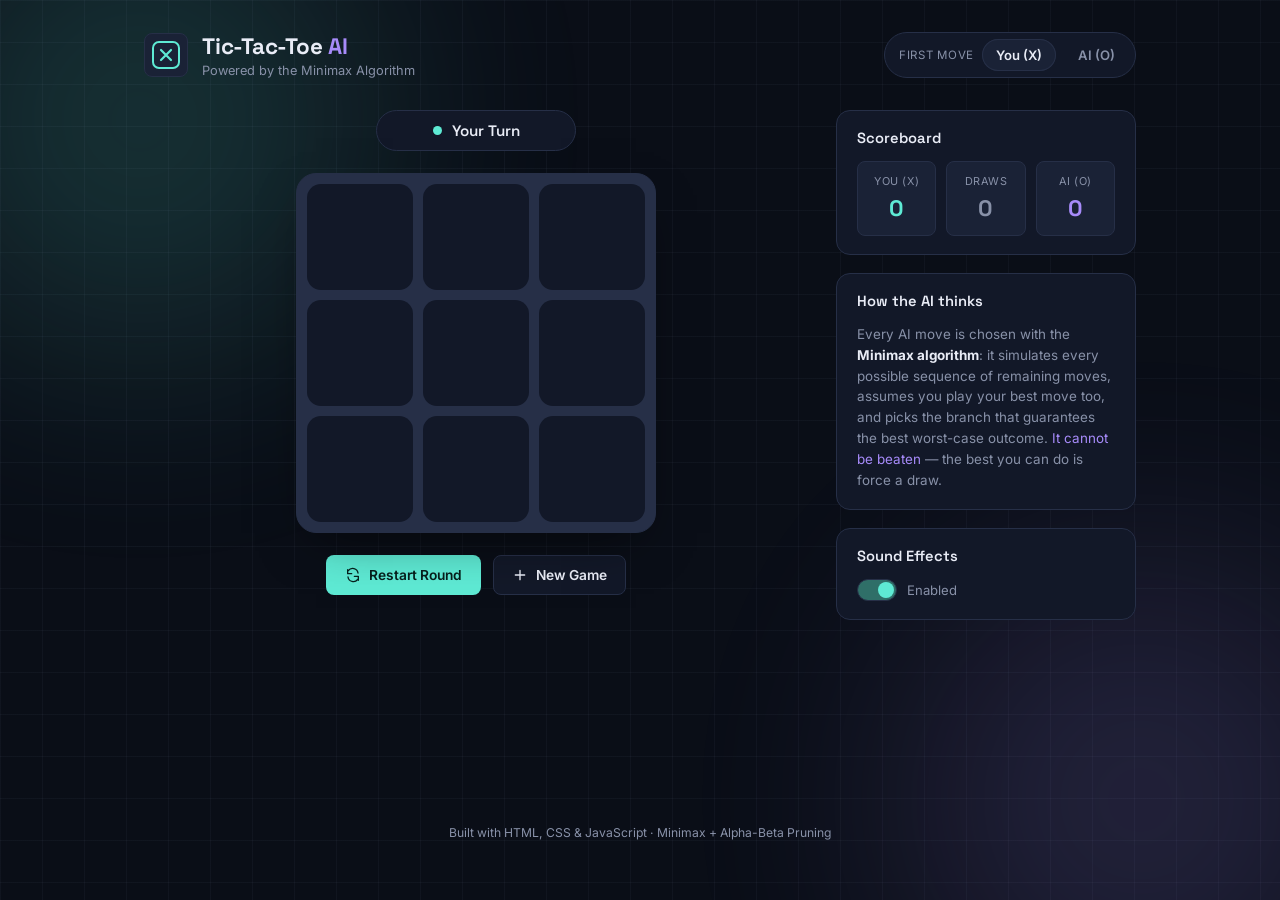
<file: task2/index.html>
<!DOCTYPE html>
<html lang="en">
<head>
  <meta charset="UTF-8" />
  <meta name="viewport" content="width=device-width, initial-scale=1.0" />
  <title>Tic-Tac-Toe AI &mdash; Unbeatable Minimax Agent</title>

  <!-- Google Fonts: Space Grotesk (display/technical) + Inter (body) -->
  <link rel="preconnect" href="https://fonts.googleapis.com">
  <link rel="preconnect" href="https://fonts.gstatic.com" crossorigin>
  <link href="https://fonts.googleapis.com/css2?family=Space+Grotesk:wght@500;600;700&family=Inter:wght@400;500;600;700&display=swap" rel="stylesheet">

  <link rel="stylesheet" href="style.css" />
</head>
<body>

  <!-- Ambient background grid -->
  <div class="bg-grid" aria-hidden="true"></div>

  <div class="app">

    <!-- ============ HEADER ============ -->
    <header class="app-header">
      <div class="brand">
        <span class="brand-mark">
          <svg width="28" height="28" viewBox="0 0 28 28" fill="none" xmlns="http://www.w3.org/2000/svg">
            <rect x="1" y="1" width="26" height="26" rx="6" stroke="currentColor" stroke-width="2"/>
            <path d="M9 9L19 19M19 9L9 19" stroke="currentColor" stroke-width="2.2" stroke-linecap="round"/>
          </svg>
        </span>
        <div class="brand-text">
          <h1>Tic-Tac-Toe <span class="accent-ai">AI</span></h1>
          <p class="brand-sub">Powered by the Minimax Algorithm</p>
        </div>
      </div>

      <div class="mode-toggle" role="group" aria-label="Choose which player moves first">
        <span class="mode-label">First move</span>
        <button class="mode-btn active" data-first="human" id="firstHumanBtn">You (X)</button>
        <button class="mode-btn" data-first="ai" id="firstAiBtn">AI (O)</button>
      </div>
    </header>

    <!-- ============ MAIN LAYOUT ============ -->
    <main class="layout">

      <!-- ---- Board column ---- -->
      <section class="board-column">

        <!-- Status pill -->
        <div class="status-pill" id="statusPill" aria-live="polite">
          <span class="status-dot" id="statusDot"></span>
          <span id="statusText">Your Turn</span>
        </div>

        <!-- The 3x3 board -->
        <div class="board-wrap">
          <div class="board" id="board" role="grid" aria-label="Tic Tac Toe board">
            <!-- 9 cells injected by JS -->
          </div>
          <!-- SVG overlay used to draw the animated winning strike-through line -->
          <svg class="win-line-svg" id="winLineSvg" viewBox="0 0 300 300" aria-hidden="true">
            <line id="winLine" x1="0" y1="0" x2="0" y2="0" />
          </svg>
        </div>

        <!-- Controls -->
        <div class="controls">
          <button class="btn btn-primary" id="restartBtn">
            <svg width="16" height="16" viewBox="0 0 24 24" fill="none"><path d="M4 4v6h6M20 20v-6h-6M4.5 15a8 8 0 0014.5 3.5M19.5 9A8 8 0 005 5.5" stroke="currentColor" stroke-width="2" stroke-linecap="round" stroke-linejoin="round"/></svg>
            Restart Round
          </button>
          <button class="btn btn-ghost" id="newGameBtn">
            <svg width="16" height="16" viewBox="0 0 24 24" fill="none"><path d="M12 5v14M5 12h14" stroke="currentColor" stroke-width="2" stroke-linecap="round"/></svg>
            New Game
          </button>
        </div>
      </section>

      <!-- ---- Side panel: scoreboard + explanation ---- -->
      <aside class="side-panel">

        <div class="panel-card scoreboard">
          <h2 class="panel-title">Scoreboard</h2>
          <div class="score-grid">
            <div class="score-item score-human">
              <span class="score-label">You (X)</span>
              <span class="score-value" id="scoreHuman">0</span>
            </div>
            <div class="score-item score-draw">
              <span class="score-label">Draws</span>
              <span class="score-value" id="scoreDraw">0</span>
            </div>
            <div class="score-item score-ai">
              <span class="score-label">AI (O)</span>
              <span class="score-value" id="scoreAi">0</span>
            </div>
          </div>
        </div>

        <div class="panel-card">
          <h2 class="panel-title">How the AI thinks</h2>
          <p class="panel-text">
            Every AI move is chosen with the <strong>Minimax algorithm</strong>: it
            simulates every possible sequence of remaining moves, assumes you play
            your best move too, and picks the branch that guarantees the best
            worst-case outcome. <span class="accent-ai">It cannot be beaten</span>
            &mdash; the best you can do is force a draw.
          </p>
        </div>

        <div class="panel-card sound-card">
          <h2 class="panel-title">Sound Effects</h2>
          <label class="toggle">
            <input type="checkbox" id="soundToggle" checked />
            <span class="toggle-track"><span class="toggle-thumb"></span></span>
            <span class="toggle-label">Enabled</span>
          </label>
        </div>

      </aside>
    </main>

    <footer class="app-footer">
      <p>Built with HTML, CSS &amp; JavaScript &middot; Minimax + Alpha-Beta Pruning</p>
    </footer>
  </div>

  <script src="script.js"></script>
</body>
</html>
</file>
<file: task2/style.css>
/* ==========================================================================
   TIC-TAC-TOE AI — STYLESHEET
   Design concept: a quiet "processor" aesthetic — deep navy background,
   circuitry grid texture, two cool accent colors (cyan for the human,
   violet for the AI) that read like two competing signal traces.
   ========================================================================== */

:root {
  /* --- Color tokens --- */
  --bg: #0a0e17;
  --bg-grid-line: rgba(148, 163, 209, 0.05);
  --surface: #121828;
  --surface-raised: #1a2236;
  --surface-border: #262f47;
  --text: #e9ecf6;
  --text-muted: #8891a8;

  --human: #5eead4;       /* cyan — X / human player */
  --human-dim: #2f6f68;
  --ai: #a78bfa;           /* violet — O / AI player */
  --ai-dim: #5c4d95;
  --win: #fbbf24;          /* amber — winning line highlight */
  --danger: #f87171;

  /* --- Type tokens --- */
  --font-display: "Space Grotesk", "Segoe UI", sans-serif;
  --font-body: "Inter", "Segoe UI", sans-serif;

  /* --- Layout tokens --- */
  --radius-sm: 8px;
  --radius-md: 14px;
  --radius-lg: 20px;
  --shadow-soft: 0 20px 50px -20px rgba(0, 0, 0, 0.6);
}

* {
  box-sizing: border-box;
}

html, body {
  margin: 0;
  padding: 0;
  background: var(--bg);
  color: var(--text);
  font-family: var(--font-body);
  min-height: 100vh;
}

/* Ambient background: faint circuit grid + soft glows */
.bg-grid {
  position: fixed;
  inset: 0;
  z-index: 0;
  background-image:
    linear-gradient(var(--bg-grid-line) 1px, transparent 1px),
    linear-gradient(90deg, var(--bg-grid-line) 1px, transparent 1px);
  background-size: 42px 42px;
  pointer-events: none;
}

.bg-grid::before,
.bg-grid::after {
  content: "";
  position: absolute;
  width: 480px;
  height: 480px;
  border-radius: 50%;
  filter: blur(120px);
  opacity: 0.16;
}

.bg-grid::before {
  top: -120px;
  left: -100px;
  background: var(--human);
}

.bg-grid::after {
  bottom: -140px;
  right: -100px;
  background: var(--ai);
}

/* ==========================================================================
   APP SHELL
   ========================================================================== */

.app {
  position: relative;
  z-index: 1;
  max-width: 1040px;
  margin: 0 auto;
  padding: 32px 24px 48px;
  min-height: 100vh;
  display: flex;
  flex-direction: column;
}

/* --- Header --- */
.app-header {
  display: flex;
  align-items: center;
  justify-content: space-between;
  gap: 20px;
  flex-wrap: wrap;
  margin-bottom: 32px;
}

.brand {
  display: flex;
  align-items: center;
  gap: 14px;
}

.brand-mark {
  display: grid;
  place-items: center;
  width: 44px;
  height: 44px;
  color: var(--human);
  background: var(--surface-raised);
  border: 1px solid var(--surface-border);
  border-radius: var(--radius-sm);
}

.brand-text h1 {
  font-family: var(--font-display);
  font-size: 1.4rem;
  font-weight: 700;
  margin: 0;
  letter-spacing: -0.01em;
}

.accent-ai {
  color: var(--ai);
}

.accent-human {
  color: var(--human);
}

.brand-sub {
  margin: 2px 0 0;
  font-size: 0.8rem;
  color: var(--text-muted);
}

/* --- First-move mode toggle --- */
.mode-toggle {
  display: flex;
  align-items: center;
  gap: 8px;
  background: var(--surface);
  border: 1px solid var(--surface-border);
  padding: 6px;
  border-radius: 999px;
}

.mode-label {
  font-size: 0.72rem;
  color: var(--text-muted);
  padding-left: 8px;
  text-transform: uppercase;
  letter-spacing: 0.06em;
}

.mode-btn {
  font-family: var(--font-body);
  font-size: 0.82rem;
  font-weight: 600;
  color: var(--text-muted);
  background: transparent;
  border: none;
  padding: 8px 14px;
  border-radius: 999px;
  cursor: pointer;
  transition: background 0.2s ease, color 0.2s ease;
}

.mode-btn:hover {
  color: var(--text);
}

.mode-btn.active {
  background: var(--surface-raised);
  color: var(--text);
  box-shadow: inset 0 0 0 1px var(--surface-border);
}

/* ==========================================================================
   MAIN LAYOUT
   ========================================================================== */

.layout {
  display: grid;
  grid-template-columns: 1fr 300px;
  gap: 28px;
  align-items: start;
  flex: 1;
}

/* --- Board column --- */
.board-column {
  display: flex;
  flex-direction: column;
  align-items: center;
  gap: 22px;
}

/* Status pill */
.status-pill {
  display: inline-flex;
  align-items: center;
  gap: 10px;
  padding: 10px 20px;
  background: var(--surface);
  border: 1px solid var(--surface-border);
  border-radius: 999px;
  font-family: var(--font-display);
  font-size: 0.95rem;
  font-weight: 600;
  min-width: 200px;
  justify-content: center;
}

.status-dot {
  width: 9px;
  height: 9px;
  border-radius: 50%;
  background: var(--human);
  box-shadow: 0 0 0 0 rgba(94, 234, 212, 0.6);
  animation: pulse-dot 1.6s infinite;
}

.status-dot.thinking {
  background: var(--ai);
  animation: pulse-dot-ai 0.8s infinite;
}

.status-dot.win {
  background: var(--win);
  animation: none;
}

.status-dot.lose {
  background: var(--danger);
  animation: none;
}

.status-dot.draw {
  background: var(--text-muted);
  animation: none;
}

@keyframes pulse-dot {
  0% { box-shadow: 0 0 0 0 rgba(94, 234, 212, 0.5); }
  70% { box-shadow: 0 0 0 8px rgba(94, 234, 212, 0); }
  100% { box-shadow: 0 0 0 0 rgba(94, 234, 212, 0); }
}

@keyframes pulse-dot-ai {
  0% { box-shadow: 0 0 0 0 rgba(167, 139, 250, 0.6); }
  70% { box-shadow: 0 0 0 8px rgba(167, 139, 250, 0); }
  100% { box-shadow: 0 0 0 0 rgba(167, 139, 250, 0); }
}

/* --- Board --- */
.board-wrap {
  position: relative;
  width: min(88vw, 360px);
  aspect-ratio: 1 / 1;
}

.board {
  position: relative;
  z-index: 1;
  width: 100%;
  height: 100%;
  display: grid;
  grid-template-columns: repeat(3, 1fr);
  grid-template-rows: repeat(3, 1fr);
  gap: 10px;
  background: var(--surface-border);
  padding: 10px;
  border-radius: var(--radius-lg);
  border: 1px solid var(--surface-border);
  box-shadow: var(--shadow-soft);
}

.cell {
  background: var(--surface);
  border: none;
  border-radius: var(--radius-md);
  display: grid;
  place-items: center;
  cursor: pointer;
  position: relative;
  transition: background 0.18s ease, transform 0.12s ease;
}

.cell:hover:not(.filled):not(.disabled) {
  background: var(--surface-raised);
  transform: translateY(-2px);
}

.cell:active:not(.filled):not(.disabled) {
  transform: translateY(0);
}

.cell.disabled {
  cursor: default;
}

.cell svg {
  width: 46%;
  height: 46%;
  overflow: visible;
}

/* Mark draw-in animation */
.cell .mark-path {
  stroke-dasharray: 100;
  stroke-dashoffset: 100;
  animation: draw-mark 0.28s ease forwards;
}

@keyframes draw-mark {
  to { stroke-dashoffset: 0; }
}

/* Winning cell highlight */
.cell.win-cell {
  background: rgba(251, 191, 36, 0.12);
  animation: win-pop 0.5s ease;
}

@keyframes win-pop {
  0% { transform: scale(1); }
  40% { transform: scale(1.08); }
  100% { transform: scale(1); }
}

/* SVG overlay for the strike-through win line */
.win-line-svg {
  position: absolute;
  inset: 10px;
  z-index: 2;
  pointer-events: none;
  overflow: visible;
}

.win-line-svg line {
  stroke: var(--win);
  stroke-width: 6;
  stroke-linecap: round;
  stroke-dasharray: 340;
  stroke-dashoffset: 340;
  filter: drop-shadow(0 0 6px rgba(251, 191, 36, 0.7));
}

.win-line-svg line.draw {
  animation: draw-line 0.4s ease forwards;
}

@keyframes draw-line {
  to { stroke-dashoffset: 0; }
}

/* --- Controls --- */
.controls {
  display: flex;
  gap: 12px;
}

.btn {
  display: inline-flex;
  align-items: center;
  gap: 8px;
  font-family: var(--font-body);
  font-size: 0.86rem;
  font-weight: 600;
  padding: 11px 18px;
  border-radius: var(--radius-sm);
  border: 1px solid var(--surface-border);
  cursor: pointer;
  transition: transform 0.12s ease, background 0.18s ease, border-color 0.18s ease;
}

.btn:active {
  transform: scale(0.97);
}

.btn-primary {
  background: var(--human);
  color: #06201c;
  border-color: transparent;
}

.btn-primary:hover {
  background: #7ff2df;
}

.btn-ghost {
  background: var(--surface);
  color: var(--text);
}

.btn-ghost:hover {
  background: var(--surface-raised);
  border-color: #38445f;
}

/* ==========================================================================
   SIDE PANEL
   ========================================================================== */

.side-panel {
  display: flex;
  flex-direction: column;
  gap: 18px;
}

.panel-card {
  background: var(--surface);
  border: 1px solid var(--surface-border);
  border-radius: var(--radius-md);
  padding: 18px 20px;
}

.panel-title {
  font-family: var(--font-display);
  font-size: 0.92rem;
  font-weight: 600;
  margin: 0 0 14px;
  color: var(--text);
}

.panel-text {
  font-size: 0.84rem;
  line-height: 1.55;
  color: var(--text-muted);
  margin: 0;
}

.panel-text strong {
  color: var(--text);
}

/* --- Scoreboard --- */
.score-grid {
  display: grid;
  grid-template-columns: repeat(3, 1fr);
  gap: 10px;
}

.score-item {
  display: flex;
  flex-direction: column;
  align-items: center;
  gap: 6px;
  padding: 12px 4px;
  border-radius: var(--radius-sm);
  background: var(--surface-raised);
  border: 1px solid var(--surface-border);
}

.score-label {
  font-size: 0.68rem;
  color: var(--text-muted);
  text-transform: uppercase;
  letter-spacing: 0.05em;
}

.score-value {
  font-family: var(--font-display);
  font-size: 1.4rem;
  font-weight: 700;
}

.score-human .score-value { color: var(--human); }
.score-ai .score-value { color: var(--ai); }
.score-draw .score-value { color: var(--text-muted); }

/* --- Sound toggle --- */
.toggle {
  display: flex;
  align-items: center;
  gap: 10px;
  cursor: pointer;
  user-select: none;
}

.toggle input {
  display: none;
}

.toggle-track {
  width: 40px;
  height: 22px;
  background: var(--surface-raised);
  border: 1px solid var(--surface-border);
  border-radius: 999px;
  position: relative;
  transition: background 0.2s ease;
}

.toggle-thumb {
  position: absolute;
  top: 2px;
  left: 2px;
  width: 16px;
  height: 16px;
  background: var(--text-muted);
  border-radius: 50%;
  transition: transform 0.2s ease, background 0.2s ease;
}

.toggle input:checked + .toggle-track {
  background: var(--human-dim);
}

.toggle input:checked + .toggle-track .toggle-thumb {
  transform: translateX(18px);
  background: var(--human);
}

.toggle-label {
  font-size: 0.82rem;
  color: var(--text-muted);
}

/* --- Footer --- */
.app-footer {
  text-align: center;
  margin-top: 40px;
  font-size: 0.76rem;
  color: var(--text-muted);
}

/* ==========================================================================
   RESPONSIVE
   ========================================================================== */

@media (max-width: 760px) {
  .layout {
    grid-template-columns: 1fr;
  }

  .side-panel {
    order: 2;
  }

  .board-column {
    order: 1;
  }

  .app-header {
    justify-content: center;
    text-align: center;
  }

  .mode-toggle {
    width: 100%;
    justify-content: center;
  }
}

@media (max-width: 420px) {
  .app {
    padding: 20px 14px 36px;
  }

  .brand-text h1 {
    font-size: 1.15rem;
  }

  .controls {
    width: 100%;
  }

  .btn {
    flex: 1;
    justify-content: center;
  }
}

/* Reduced motion support */
@media (prefers-reduced-motion: reduce) {
  * {
    animation-duration: 0.001ms !important;
    animation-iteration-count: 1 !important;
    transition-duration: 0.001ms !important;
  }
}
</file>
